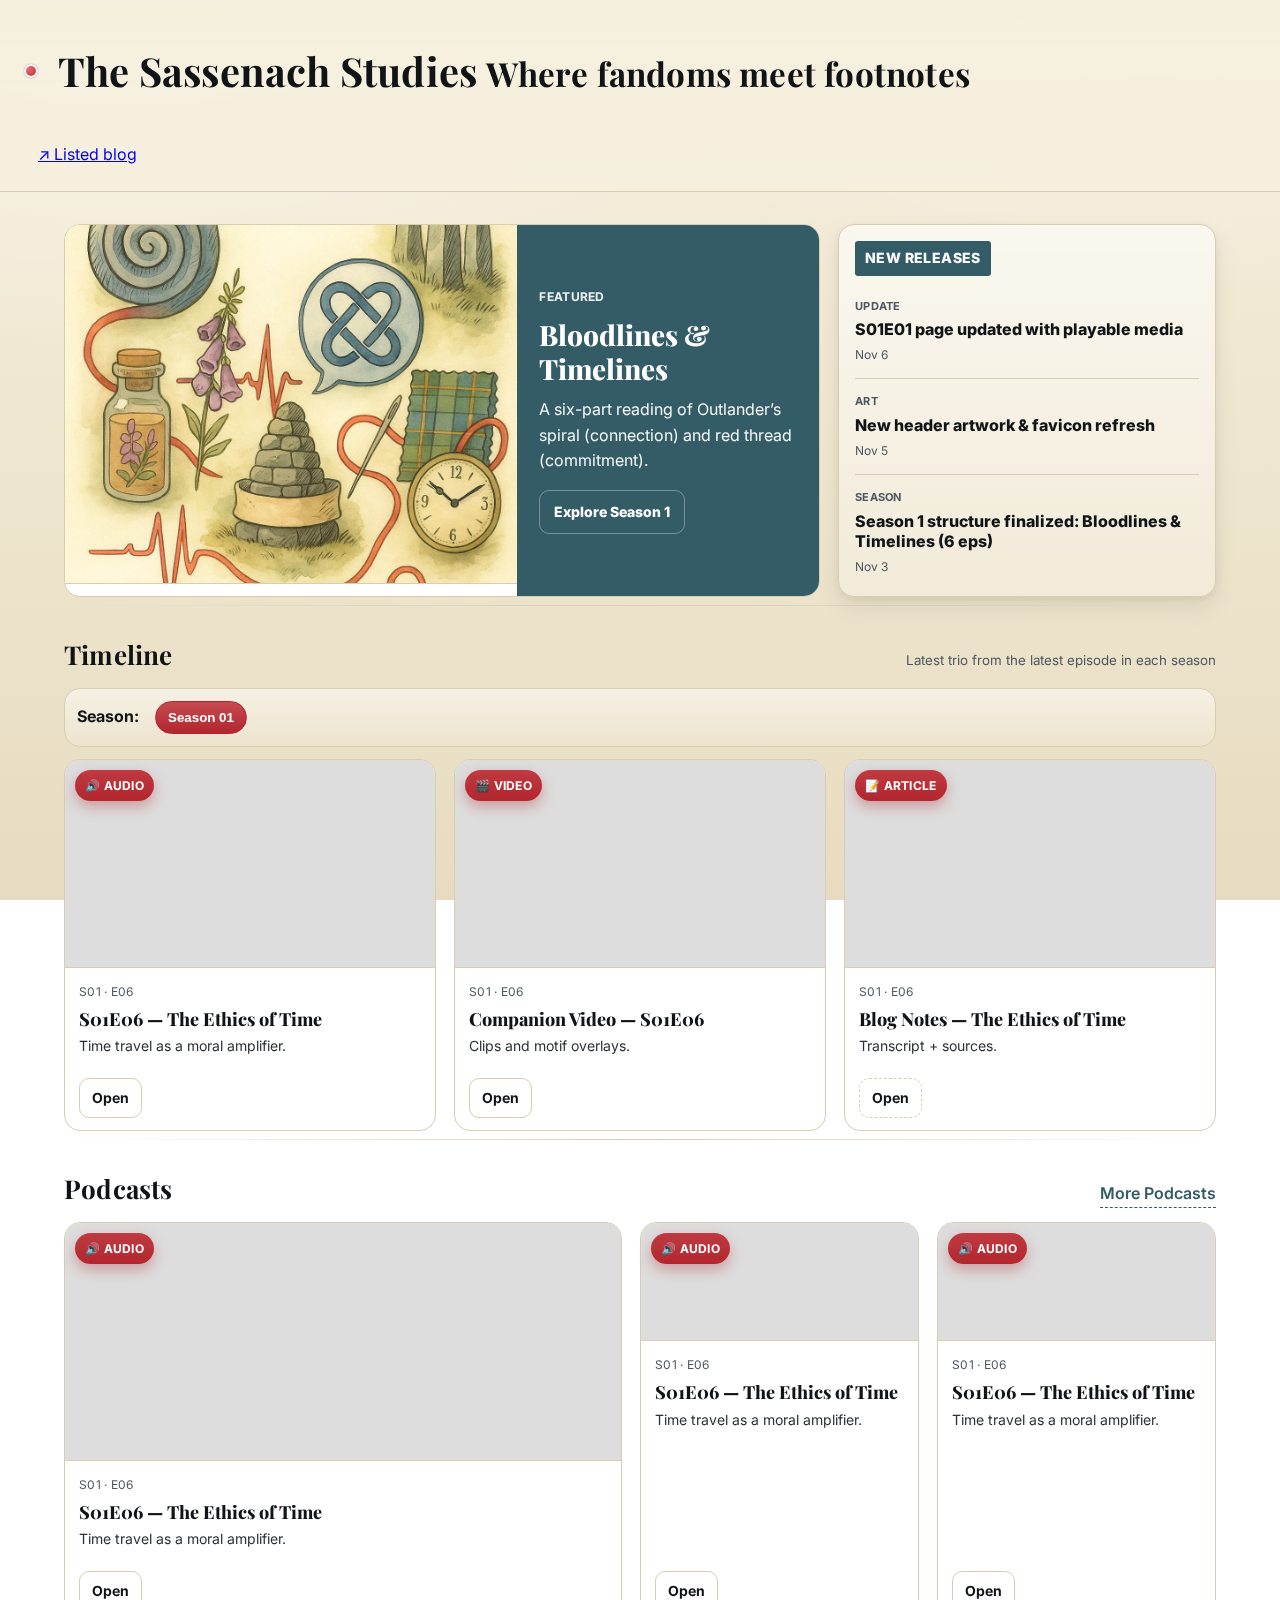
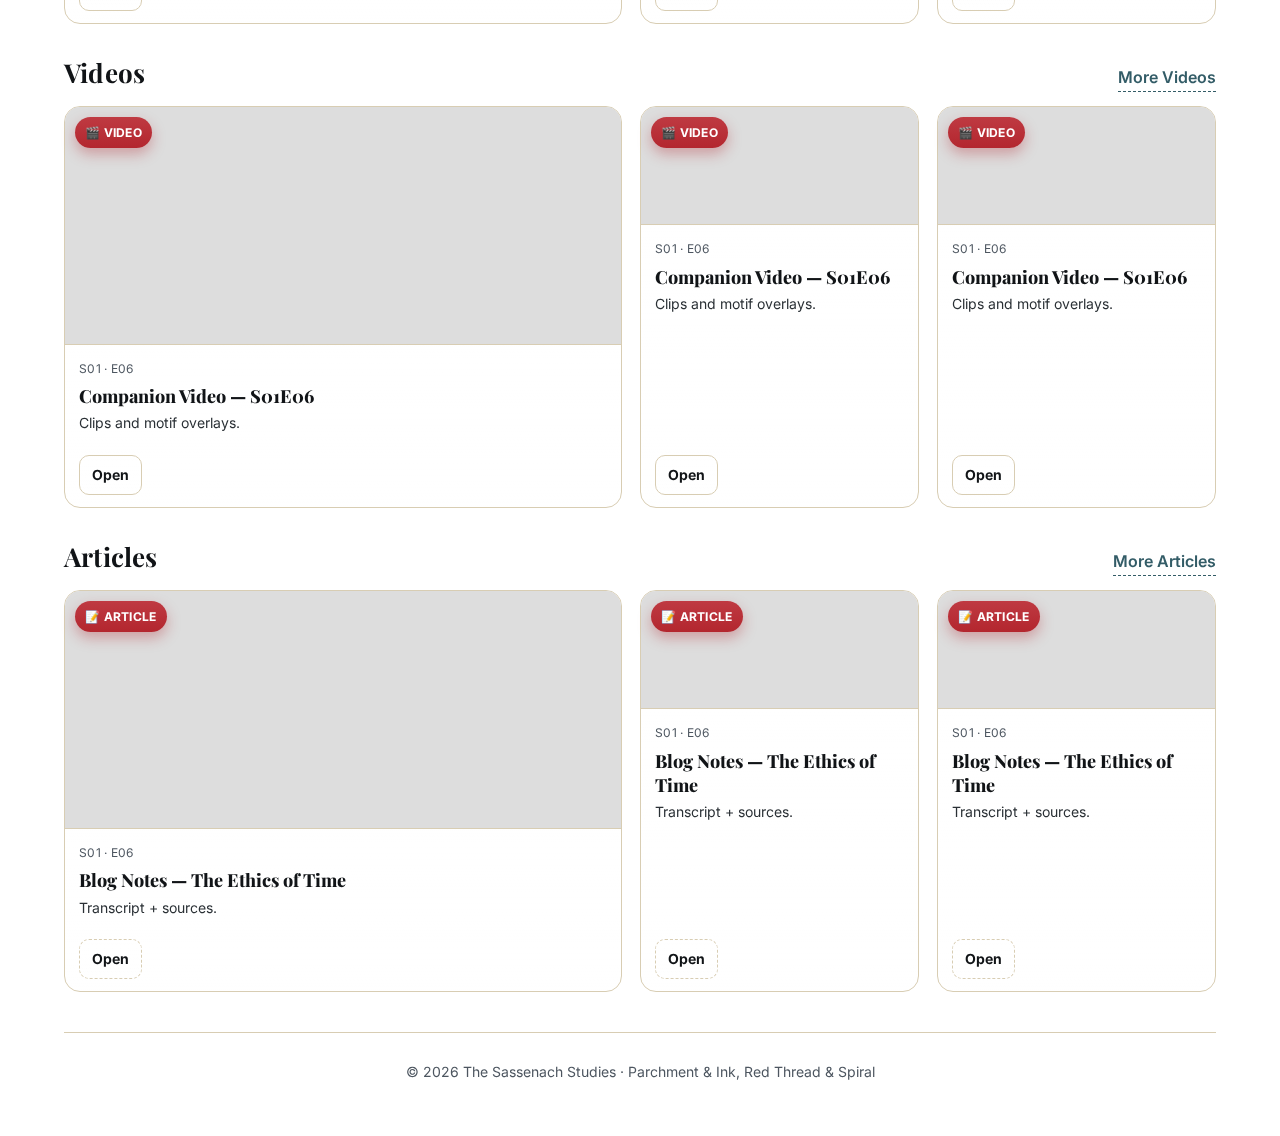
<file: index.html>
<!DOCTYPE html>
<html lang="en">
<head>
<meta charset="utf-8" />
<meta name="viewport" content="width=device-width, initial-scale=1" />
<title>The Sassenach Studies — Magazine</title>
<meta name="description" content="The Sassenach Studies — a parchment & ink magazine hub for podcasts, videos, and essays." />
<link rel="preconnect" href="https://fonts.gstatic.com" crossorigin>
<link rel="preconnect" href="https://fonts.googleapis.com" crossorigin>
<link href="https://fonts.googleapis.com/css2?family=Playfair+Display:wght@600..800&family=Inter:wght@400;500;600;700&display=swap" rel="stylesheet">

<style>
/* ================================
   Sassenach Studies — Parchment Magazine
   ================================ */

/* Tokens (Season 1 parchment & ink + red thread) */
:root{
  --ink-900:#111417;
  --ink-700:#2a3035;
  --ink-500:#4d5660;
  --paper:#f5efde;           /* parchment base */
  --paper-2:#efe6cf;         /* parchment mid */
  --paper-3:#e7dcc1;         /* parchment light */
  --stone:#d8cdb3;           /* borders / hairlines */
  --highlight:#b3262e;       /* red thread */
  --accent:#335c67;          /* cool ink accent */
  --radius:16px;
}

/* Parchment background (texture-lite, no external images) */
html,body{height:100%}
*{box-sizing:border-box}
body{
  margin:0;
  font:16px/1.6 Inter, system-ui, -apple-system, Segoe UI, Roboto, Helvetica, Arial, Noto Sans;
  color:var(--ink-900);
  background:
    radial-gradient(1200px 600px at 10% 0%, rgba(255,255,255,.45) 0%, rgba(255,255,255,0) 60%),
    radial-gradient(1000px 500px at 90% 0%, rgba(255,255,255,.35) 0%, rgba(255,255,255,0) 60%),
    linear-gradient(180deg, var(--paper) 0%, var(--paper-2) 50%, var(--paper-3) 100%);
  background-attachment: fixed;
}

/* Layout shell */
.container{max-width:1200px;margin:0 auto;padding:24px}
.hr{height:1px;background:linear-gradient(90deg, transparent, var(--stone), transparent);margin:8px 0 24px}

/* Header / Nav */
.header{
  position:sticky; top:0; z-index:9;
  background:linear-gradient(180deg, rgba(245,239,222,.96), rgba(245,239,222,.90));
  backdrop-filter:saturate(1.2) blur(6px);
  border-bottom:1px solid var(--stone);
}
.nav{display:flex;align-items:center;justify-content:space-between;gap:16px;padding:12px 24px}
.brand{
  font-family:"Playfair Display", Georgia, serif;
  font-weight:800; letter-spacing:.2px; font-size:20px;
  display:flex; align-items:center; gap:10px;
}
.brand::before{
  content:"";
  width:14px;height:14px;border-radius:99px;
  background: radial-gradient(circle at 30% 30%, #e86a73, var(--highlight));
  box-shadow: 0 0 0 2px #fff inset, 0 0 0 1px #00000012;
}
.menu{display:flex;gap:18px;flex-wrap:wrap}
.menu a{
  text-decoration:none;color:var(--ink-900);font-weight:600;
  padding:8px 10px;border-radius:10px;
}
.menu a:hover{background:rgba(179,38,46,.08);color:var(--highlight)}

/* Section headings */
.section-head{
  display:flex;align-items:baseline;justify-content:space-between;gap:12px;
  margin:28px 0 12px;
}
.section-head h2{
  margin:0;font-size:26px;letter-spacing:.2px;
  font-family:"Playfair Display", Georgia, serif;
}
.section-head small{color:var(--ink-500)}
.see-all{
  font-weight:600;color:var(--accent);text-decoration:none;border-bottom:1px dashed var(--accent)
}
.see-all:hover{color:var(--highlight);border-bottom-color:var(--highlight)}

/* Grids */
.grid{
  display:grid; gap:18px;
}
.grid.cols-3{grid-template-columns:repeat(3, minmax(0,1fr))}
.grid.cols-4{grid-template-columns:repeat(4, minmax(0,1fr))}
@media (max-width:1000px){
  .grid.cols-4{grid-template-columns:repeat(3, minmax(0,1fr))}
}
@media (max-width:800px){
  .grid.cols-3,.grid.cols-4{grid-template-columns:repeat(2, minmax(0,1fr))}
}
@media (max-width:520px){
  .grid.cols-3,.grid.cols-4{grid-template-columns:1fr}
}

/* Card */
.card{
  background:linear-gradient(180deg,#fff, #fff7);
  border:1px solid var(--stone);
  border-radius:var(--radius);
  overflow:hidden; box-shadow:var(--shadow);
  display:flex;flex-direction:column;min-height:100%;
}
.media{
  aspect-ratio:16/9;background:#ddd;
  background-size:cover;background-position:center;
  border-bottom:1px solid var(--stone)
}
.badge{
  position:absolute;margin:10px;padding:6px 10px;border-radius:999px;
  font-size:12px;font-weight:700;letter-spacing:.3px;
  color:#fff;background:linear-gradient(180deg, #bf3a42, var(--highlight));
  box-shadow:0 6px 14px rgba(179,38,46,.35)
}
.meta{padding:14px 14px 8px}
.kicker{font-size:12px;letter-spacing:.3px;color:var(--ink-500);text-transform:uppercase}
.title{
  margin:6px 0 4px;font-size:18px;line-height:1.35;font-weight:800;
  font-family:"Playfair Display", Georgia, serif;
}
.desc{color:var(--ink-700);font-size:14px}
.actions{margin-top:auto;padding:12px 14px;display:flex;gap:8px;flex-wrap:wrap}
.button{
  text-decoration:none;font-weight:700;font-size:14px;
  padding:8px 12px;border-radius:10px;border:1px solid var(--stone);
  color:var(--ink-900); background:linear-gradient(180deg,#fff,#fff0)
}
.button[href*="listed.to"], .button.more{border-style:dashed}
.button:hover{border-color:var(--highlight);color:var(--highlight)}

/* Timeline (seasons) */
.timeline{
  background:linear-gradient(180deg, #fff8, #fff2);
  border:1px solid var(--stone); border-radius:var(--radius); padding:12px;
  display:flex;flex-wrap:wrap; gap:8px; align-items:center
}
.timeline .label{font-weight:700;margin-right:8px}
.tab{
  padding:8px 12px;border-radius:999px;border:1px solid var(--stone);
  background:#fff;font-weight:700; cursor:pointer
}
.tab.active{border-color:var(--highlight);color:#fff;background:linear-gradient(180deg,#c54b51,var(--highlight))}

/* Collage rows */
.collage{
  display:grid; gap:18px; grid-template-columns:2fr 1fr 1fr;
}
@media (max-width:900px){ .collage{grid-template-columns:1fr} }
.collage .card .media{aspect-ratio:21/9}

/* Footer */
.footer{
  margin-top:40px;padding:28px 0;border-top:1px solid var(--stone);
  color:var(--ink-500);font-size:14px;text-align:center
}

/* Row: hero (left) + New Releases (right) */
.hero-row{
  display:grid; gap:18px; grid-template-columns:2fr 1fr; align-items:stretch;
  margin-top:8px;
}
@media (max-width:980px){ .hero-row{ grid-template-columns:1fr } }

/* Split hero: image left, text panel right */
.hero{
  border:1px solid var(--stone); border-radius:var(--radius);
  overflow:hidden; box-shadow:var(--shadow); background:#fff;
}
.hero-split{
  display:grid; grid-template-columns:3fr 2fr; height:100%;
}
@media (max-width:980px){
  .hero-split{ grid-template-columns:1fr }
}

/* Left side: media */
.hero-media picture{ display:block; width:100%; height:100%; }
.hero-media img{ width:100%; height:100%; object-fit:cover; display:block; }

/* Right side: text pane (MoneySense-style solid panel) */
.hero-pane{
  display:flex; flex-direction:column; justify-content:center; gap:10px;
  padding:22px;
  background:var(--accent); color:#fff;
}
.hero-kicker{ font-size:12px; letter-spacing:.3px; text-transform:uppercase; opacity:.9; font-weight:700 }
.hero-title{ font-family:"Playfair Display", Georgia, serif; font-weight:800; font-size:28px; line-height:1.2; margin:2px 0 }
.hero-desc{ opacity:.95 }
.hero-actions{ margin-top:6px }
.hero-btn{
  display:inline-block; text-decoration:none; font-weight:800; font-size:14px;
  padding:10px 14px; border-radius:10px; border:1px solid #ffffff55;
  color:#fff; background:transparent;
}
.hero-btn:hover{ background:#ffffff14; border-color:#fff }

.hero-media{
  height: clamp(260px, 28vw, 520px);
  /* no background color here */
  overflow: hidden;            /* hide any overflow after cover */
  border-bottom:1px solid var(--stone);
}

.hero-media picture{display:block; width:100%; height:100%}
.hero-media img{
  width:100%; height:100%;
  object-fit: cover;           /* was contain -> causes grey pillarbox */
  display:block;
}


   
/* New Releases (trending list) */
.trends{
  background:linear-gradient(180deg,#fff9,#fff4);
  border:1px solid var(--stone);
  border-radius:var(--radius);
  box-shadow:0 10px 25px rgba(0,0,0,.08), 0 2px 6px rgba(0,0,0,.06);
  padding:12px 16px 6px;
}
.trends-head{ margin:2px 0 8px; padding-top:2px }
.trends-head span{
  display:inline-block; background:var(--accent); color:#fff; font-weight:800;
  letter-spacing:.4px; font-size:14px; padding:6px 10px; border-radius:3px; text-transform:uppercase;
}
.trends-list{ list-style:none; margin:0; padding:0 }
.trends-list li{ padding:14px 2px 14px 0; border-bottom:1px solid var(--stone) }
.trends-list li:last-child{ border-bottom:0 }
.trend-kicker{ font-size:11px; font-weight:700; letter-spacing:.3px; color:var(--ink-500); text-transform:uppercase; display:block; margin-bottom:4px }
.trend-link{ display:block; text-decoration:none; font-weight:800; line-height:1.25; color:var(--ink-900) }
.trend-link:hover{ color:var(--highlight) }
.trend-sub{ margin-top:4px; font-size:13px; color:var(--ink-700) }
.trend-meta{ display:flex; gap:10px; align-items:center; margin-top:6px; font-size:12px; color:var(--ink-500) }
.trend-dot{ width:4px; height:4px; border-radius:50%; background:var(--stone) }


</style>
</head>
<body>

<header class="header">
  <nav class="nav">
  <div class="wrap">
    <header>
      <div class="brand">
        <div class="logo" aria-hidden="true"></div>
        <h1>The Sassenach Studies <small>Where fandoms meet footnotes</small></h1>
      </div>
      <div class="actions">
        <a id="toListed" href="https://listed.to/@SassenachStudies" target="_blank" rel="noopener">↗ Listed blog</a>
      </div>
    </header>
  </nav>
</header>

<main class="container">

<section class="hero-row">
  <article class="hero hero-split">
   <div class="hero-media">
  <picture>
    <source srcset="assets/season1-feature.jpg" media="(min-width: 1200px)">
    <img id="hero-img" src="assets/season1-feature.jpg" alt="Season 1 banner — Bloodlines & Timelines">
  </picture>
</div>
    <div class="hero-pane">
      <div id="hero-kicker" class="hero-kicker">Featured</div>
      <div id="hero-title"  class="hero-title">Bloodlines &amp; Timelines</div>
      <div id="hero-desc"   class="hero-desc">
        A six-part reading of Outlander’s spiral (connection) and red thread (commitment).
      </div>
      <div class="hero-actions">
        <a id="hero-link" class="hero-btn" href="season-1.html">Explore Season 1</a>
      </div>
    </div>
  </article>

  <aside class="trends">
    <div class="trends-head"><span>NEW RELEASES</span></div>
    <ol id="trends-list" class="trends-list" aria-live="polite"></ol>
  </aside>
</section>





  <div class="hr"></div>

  <!-- Timeline / Season selector -->
  <div class="section-head">
    <h2>Timeline</h2>
    <small>Latest trio from the latest episode in each season</small>
  </div>
  <div id="timeline" class="timeline" role="tablist" aria-label="Seasons"></div>

  <div style="height:12px"></div>
  <div id="episode-trio" class="grid cols-3"></div>

  <div class="hr"></div>

  <!-- By format — collage stacks -->
  <div class="section-head">
    <h2>Podcasts</h2>
    <a class="see-all" href="https://listed.to/@sassenachstudies?tag=podcast" target="_blank" rel="noopener">More Podcasts</a>
  </div>
  <div id="collage-audio" class="collage"></div>

  <div class="section-head">
    <h2>Videos</h2>
    <a class="see-all" href="https://listed.to/@sassenachstudies?tag=video" target="_blank" rel="noopener">More Videos</a>
  </div>
  <div id="collage-video" class="collage"></div>

  <div class="section-head">
    <h2>Articles</h2>
    <a class="see-all" href="https://listed.to/@sassenachstudies?tag=article" target="_blank" rel="noopener">More Articles</a>
  </div>
  <div id="collage-article" class="collage"></div>

  <footer class="footer">
    <div>© <span id="year"></span> The Sassenach Studies · Parchment & Ink, Red Thread & Spiral</div>
  </footer>
</main>
<script>
/* ========= helpers ========= */
let CONTENT = []; // media items (audio/video/article) when content.json exists
let NEWS = [];    // from data/news.json
let EP_META = []; // from data/episodes.json
let HERO = null;

const byDateDesc = (a,b) => new Date(b.date) - new Date(a.date);
const $  = sel => document.querySelector(sel);
const $$ = (sel,el=document) => el.querySelector(sel);
const $$$= (sel,el=document) => [...el.querySelectorAll(sel)]; // <-- fixed

/* ========= cover inference (Archive/YouTube) ========= */
function inferCover(item){
  if (item.cover) return item.cover;
  try{
    const u = new URL(item.href);
    if (u.hostname.endsWith('archive.org')) {
      const parts = u.pathname.split('/').filter(Boolean);
      const id = (parts[0]==='details' && parts[1]) ? parts[1]
              : (parts[0]==='download' && parts[1]) ? parts[1] : '';
      if (id) return `https://archive.org/services/img/${id}`;
    }
    if (u.hostname.includes('youtube.com') || u.hostname==='youtu.be') {
      let v = u.searchParams.get('v');
      if (!v && u.hostname==='youtu.be') v = u.pathname.slice(1);
      if (v) return `https://img.youtube.com/vi/${v}/hqdefault.jpg`;
    }
  }catch{}
  return '';
}

/* ========= card ========= */
function card(item){
  const badge = (item.type || 'item').toUpperCase();
  const icon  = item.type==="audio" ? "🔊" : item.type==="video" ? "🎬" : item.type==="article" ? "📝" : "📌";
  const cover = inferCover(item);
  const media = cover ? `
    <div class="media" style="background-image:url('${cover}')">
      <span class="badge" aria-label="${badge}">${icon} ${badge}</span>
    </div>` : '';
  const se = item.season && item.episode ? `${item.season} · ${item.episode}` : '';
  return `
    <article class="card">
      ${media}
      <div class="meta">
        ${se ? `<div class="kicker">${se}</div>` : ``}
        <div class="title">${item.title}</div>
        <div class="desc">${item.desc||""}</div>
      </div>
      <div class="actions">
        <a class="button" href="${item.href||'#'}" target="_blank" rel="noopener">Open</a>
      </div>
    </article>`;
}

/* ========= New Releases (Trending-style list) ========= */
function renderNewReleases(){
  const target = $("#trends-list");
  const base = NEWS.length ? NEWS : CONTENT;
  const latest = [...base].sort(byDateDesc).slice(0,4);
  target.innerHTML = latest.map(item=>{
    const kicker = (item.type || 'news').toUpperCase();
    const nice = new Date(item.date).toLocaleDateString(undefined,{month:'short', day:'numeric'});
    const se = item.season && item.episode ? `${item.season} · ${item.episode}` : null;
    return `
      <li>
        <span class="trend-kicker">${kicker}</span>
        <a class="trend-link" href="${item.href||'#'}" target="_blank" rel="noopener">${item.title}</a>
        ${item.desc ? `<div class="trend-sub">${item.desc}</div>` : ""}
        <div class="trend-meta">
          ${se ? `<span>${se}</span><span class="trend-dot"></span>` : ``}
          <time datetime="${item.date}">${nice}</time>
        </div>
      </li>`;
  }).join("");
  if (!latest.length){
    target.innerHTML = `<li><em>No releases yet. Check your JSON paths.</em></li>`;
  }
}

/* ========= Timeline trio (when CONTENT exists) ========= */
function seasons(){ return [...new Set(CONTENT.map(x=>x.season))].sort(); }
function latestEpisodeIn(season){
  const eps = CONTENT.filter(x=>x.season===season).sort(byDateDesc);
  return eps.length ? eps[0].episode : null;
}
function trioFor(season){
  const ep = latestEpisodeIn(season);
  if(!ep) return [];
  const rows = CONTENT.filter(x=>x.season===season && x.episode===ep);
  return ["audio","video","article"].map(t =>
    rows.filter(r=>r.type===t).sort(byDateDesc)[0]).filter(Boolean);
}
function renderTrio(season){
  const target = $("#episode-trio");
  const items = trioFor(season);
  target.innerHTML = items.length ? items.map(card).join("") : `<p>No content yet for ${season}.</p>`;
}
function renderTimeline(){
  const wrap = $("#timeline");
  const list = seasons();
  wrap.innerHTML = `<span class="label">Season:</span>` +
    list.map((s,i)=>`<button class="tab${i===0?" active":""}" role="tab" aria-selected="${i===0}" data-season="${s}">${s.replace("S","Season ")}</button>`).join("");
  if (list[0]) renderTrio(list[0]);
  wrap.addEventListener("click", e=>{
    const b = e.target.closest(".tab"); if(!b) return;
    $$$(".tab", wrap).forEach(t=>{t.classList.remove("active"); t.setAttribute("aria-selected","false")});
    b.classList.add("active"); b.setAttribute("aria-selected","true");
    renderTrio(b.dataset.season);
  }, {passive:true});
}

/* ========= Collages (only with CONTENT) ========= */
function renderCollage(kind, targetId){
  const target = $(targetId);
  const list = CONTENT.filter(x=>x.type===kind).sort(byDateDesc).slice(0,4);
  if(!list.length){ target.innerHTML = `<p>No ${kind} yet.</p>`; return; }
  while(list.length<3){ list.push(list[list.length-1]); }
  target.innerHTML = list.map(card).join("");
}

/* ========= Normalizers for your files ========= */
function normalizeNews(raw){
  if (!Array.isArray(raw)) return [];
  return raw.map(x => ({
    type: (x.tag || 'news').toLowerCase(),
    title: x.title || 'Update',
    href:  x.url   || '#',
    date:  x.date  || new Date().toISOString(),
    desc:  x.desc  || '',
    season: '', episode: '', cover: ''
  }));
}
function seFromId(id=''){
  const m = String(id).match(/s(\d{1,2})e(\d{1,2})/i);
  return m ? { season:`S${m[1].padStart(2,'0')}`, episode:`E${m[2].padStart(2,'0')}` }
           : { season:'S00', episode:'E00' };
}
function normalizeEpisodesMeta(raw){
  if (!Array.isArray(raw)) return [];
  return raw.map(ep => {
    const {season, episode} = seFromId(ep.id || '');
    return {
      type: 'episode',
      season, episode,
      date: new Date().toISOString(),
      title: ep.title || ep.id,
      desc:  ep.blurb || '',
      href:  ep.url   || '#',
      cover: ep.art   || ''
    };
  });
}

/* ========= Hero normalizer/render ========= */
function normalizeHero(raw){
  if (!raw) return null;
  const list = Array.isArray(raw) ? raw : [raw];
  const h = list
    .map(x => ({...x, date: x.date || new Date().toISOString()}))
    .sort((a,b)=> new Date(b.date) - new Date(a.date))[0];
  return {
    kicker: h.kicker || 'Featured',
    title:  h.title  || 'The Sassenach Studies',
    desc:   h.desc   || '',
    image:  h.image  || 'assets/hero-banner.jpg',
    href:   h.href   || '#',
    cta:    h.cta    || 'Learn more',
    alt:    h.alt    || 'Hero banner'
  };
}
function renderHero(){
  if (!HERO) return;
  const img = document.getElementById('hero-img');
  const kicker = document.getElementById('hero-kicker');
  const title  = document.getElementById('hero-title');
  const desc   = document.getElementById('hero-desc');
  const link   = document.getElementById('hero-link');
  if (img){ img.src = HERO.image; img.alt = HERO.alt; }
  if (kicker) kicker.textContent = HERO.kicker;
  if (title)  title.textContent  = HERO.title;
  if (desc)   desc.textContent   = HERO.desc;
  if (link){ link.href = HERO.href; link.textContent = HERO.cta; }
}

/* ========= Load & render ========= */
async function load(){
  const [newsRaw, epsRaw, contentRaw, heroRaw] = await Promise.all([
    fetch('data/news.json',     {cache:'no-store'}).then(r=>r.ok?r.json():[]).catch(()=>[]),
    fetch('data/episodes.json', {cache:'no-store'}).then(r=>r.ok?r.json():[]).catch(()=>[]),
    fetch('content.json',       {cache:'no-store'}).then(r=>r.ok?r.json():[]).catch(()=>[]),
    fetch('data/hero.json',     {cache:'no-store'}).then(r=>r.ok?r.json():null).catch(()=>null)
  ]);

  NEWS    = normalizeNews(newsRaw);
  EP_META = normalizeEpisodesMeta(epsRaw);
  CONTENT = Array.isArray(contentRaw) ? contentRaw : [];
  HERO    = normalizeHero(heroRaw);

  // Debug sanity check
  console.log({hero: !!HERO, news: NEWS.length, episodes: EP_META.length, content: CONTENT.length});

  // Render order
  renderHero();
  renderNewReleases();

  const hasMedia = CONTENT.some(x => ['audio','video','article'].includes(x.type));
  if (hasMedia) {
    renderTimeline();
    renderCollage('audio',  '#collage-audio');
    renderCollage('video',  '#collage-video');
    renderCollage('article','#collage-article');
  } else {
    // Fallback timeline using episode meta only
    const seasons = [...new Set(EP_META.map(x=>x.season))].sort();
    const wrap = $('#timeline');
    wrap.innerHTML = `<span class="label">Season:</span>` +
      seasons.map((s,i)=>`<button class="tab${i===0?' active':''}" role="tab" aria-selected="${i===0}" data-season="${s}">${s.replace('S','Season ')}</button>`).join('');
    const mount = s=>{
      const items = EP_META.filter(x=>x.season===s).sort((a,b)=>a.episode.localeCompare(b.episode)).slice(-1);
      $('#episode-trio').innerHTML = items.length ? items.map(card).join('') : `<p>No episodes yet for ${s}.</p>`;
    };
    if (seasons[0]) mount(seasons[0]);
    wrap.addEventListener('click', e=>{
      const b = e.target.closest('.tab'); if(!b) return;
      $$$('.tab', wrap).forEach(t=>{t.classList.remove('active'); t.setAttribute('aria-selected','false')});
      b.classList.add('active'); b.setAttribute('aria-selected','true');
      mount(b.dataset.season);
    }, {passive:true});

    $('#collage-audio').innerHTML   = `<p>Add <code>content.json</code> to show latest podcasts.</p>`;
    $('#collage-video').innerHTML   = `<p>Add <code>content.json</code> to show latest videos.</p>`;
    $('#collage-article').innerHTML = `<p>Add <code>content.json</code> to show latest articles.</p>`;
  }

  $('#year').textContent = new Date().getFullYear();
}
load();
</script>


</body>
</html>
</file>
